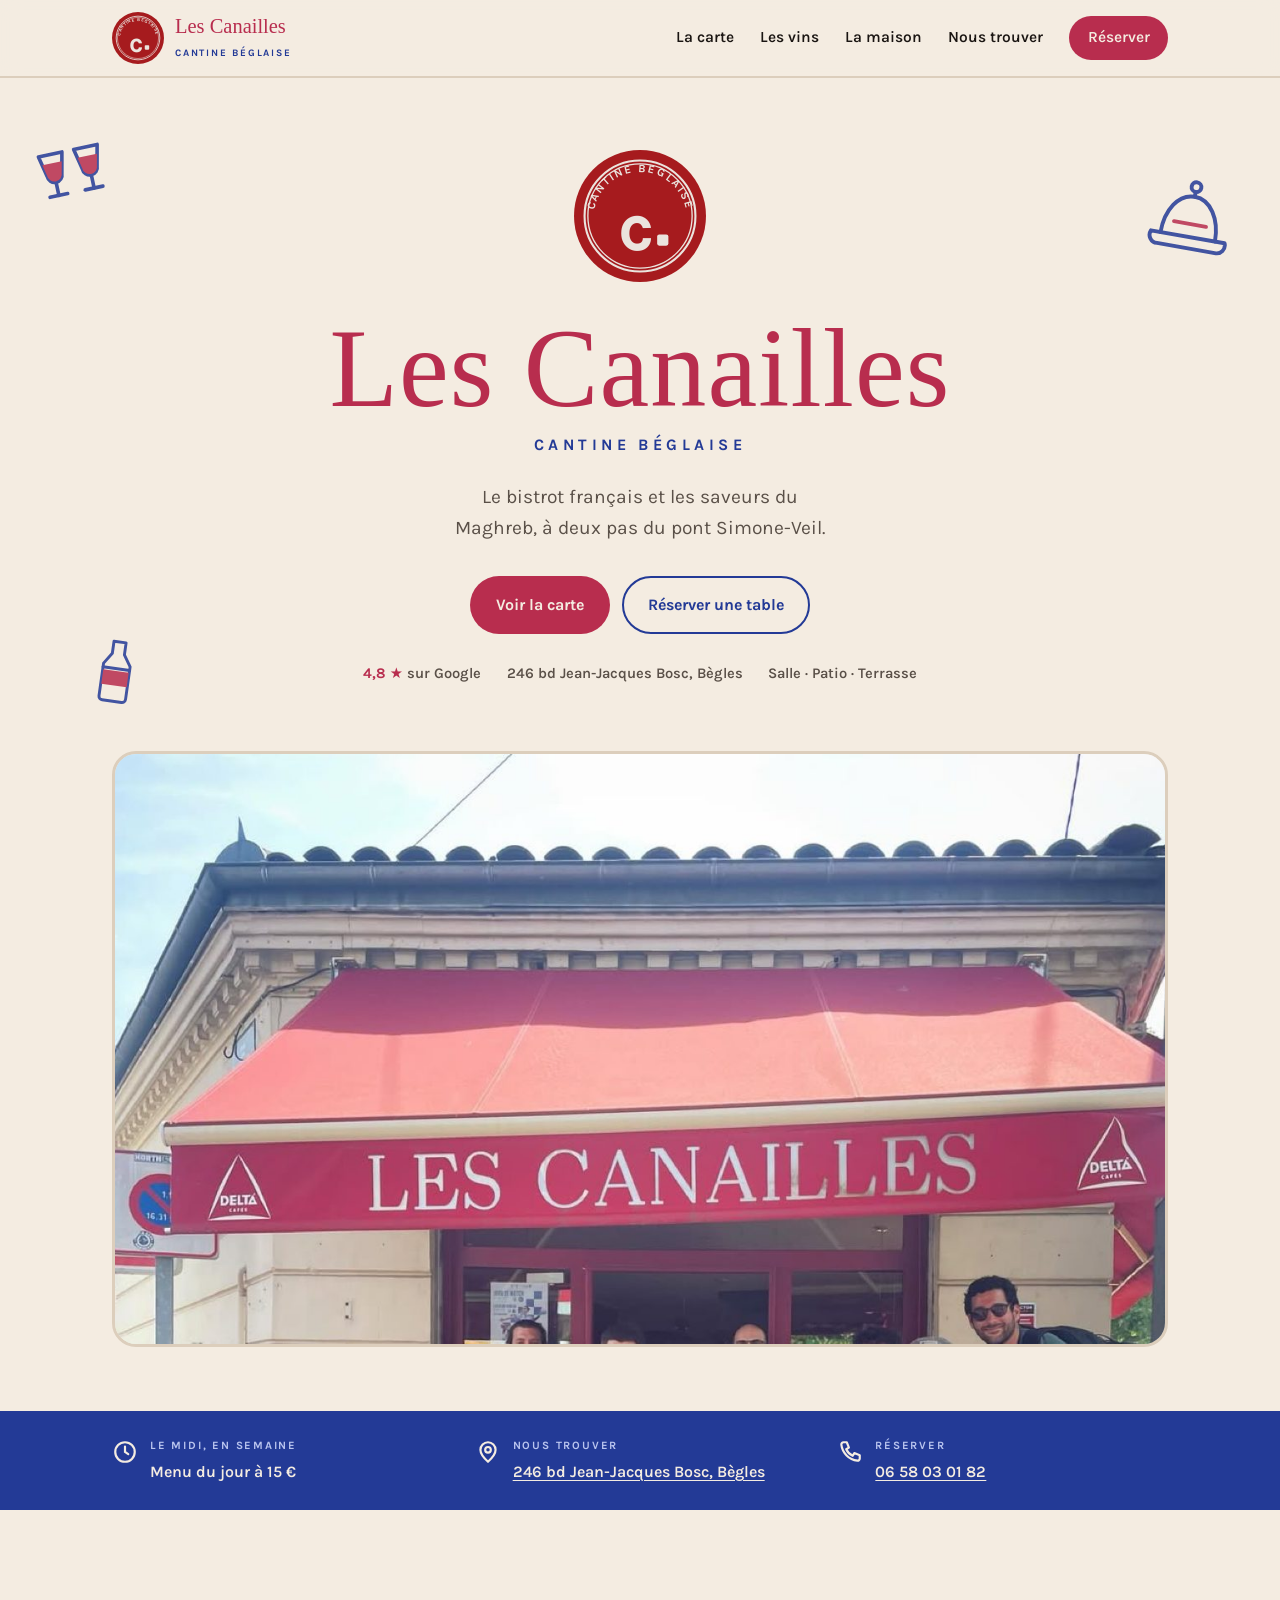
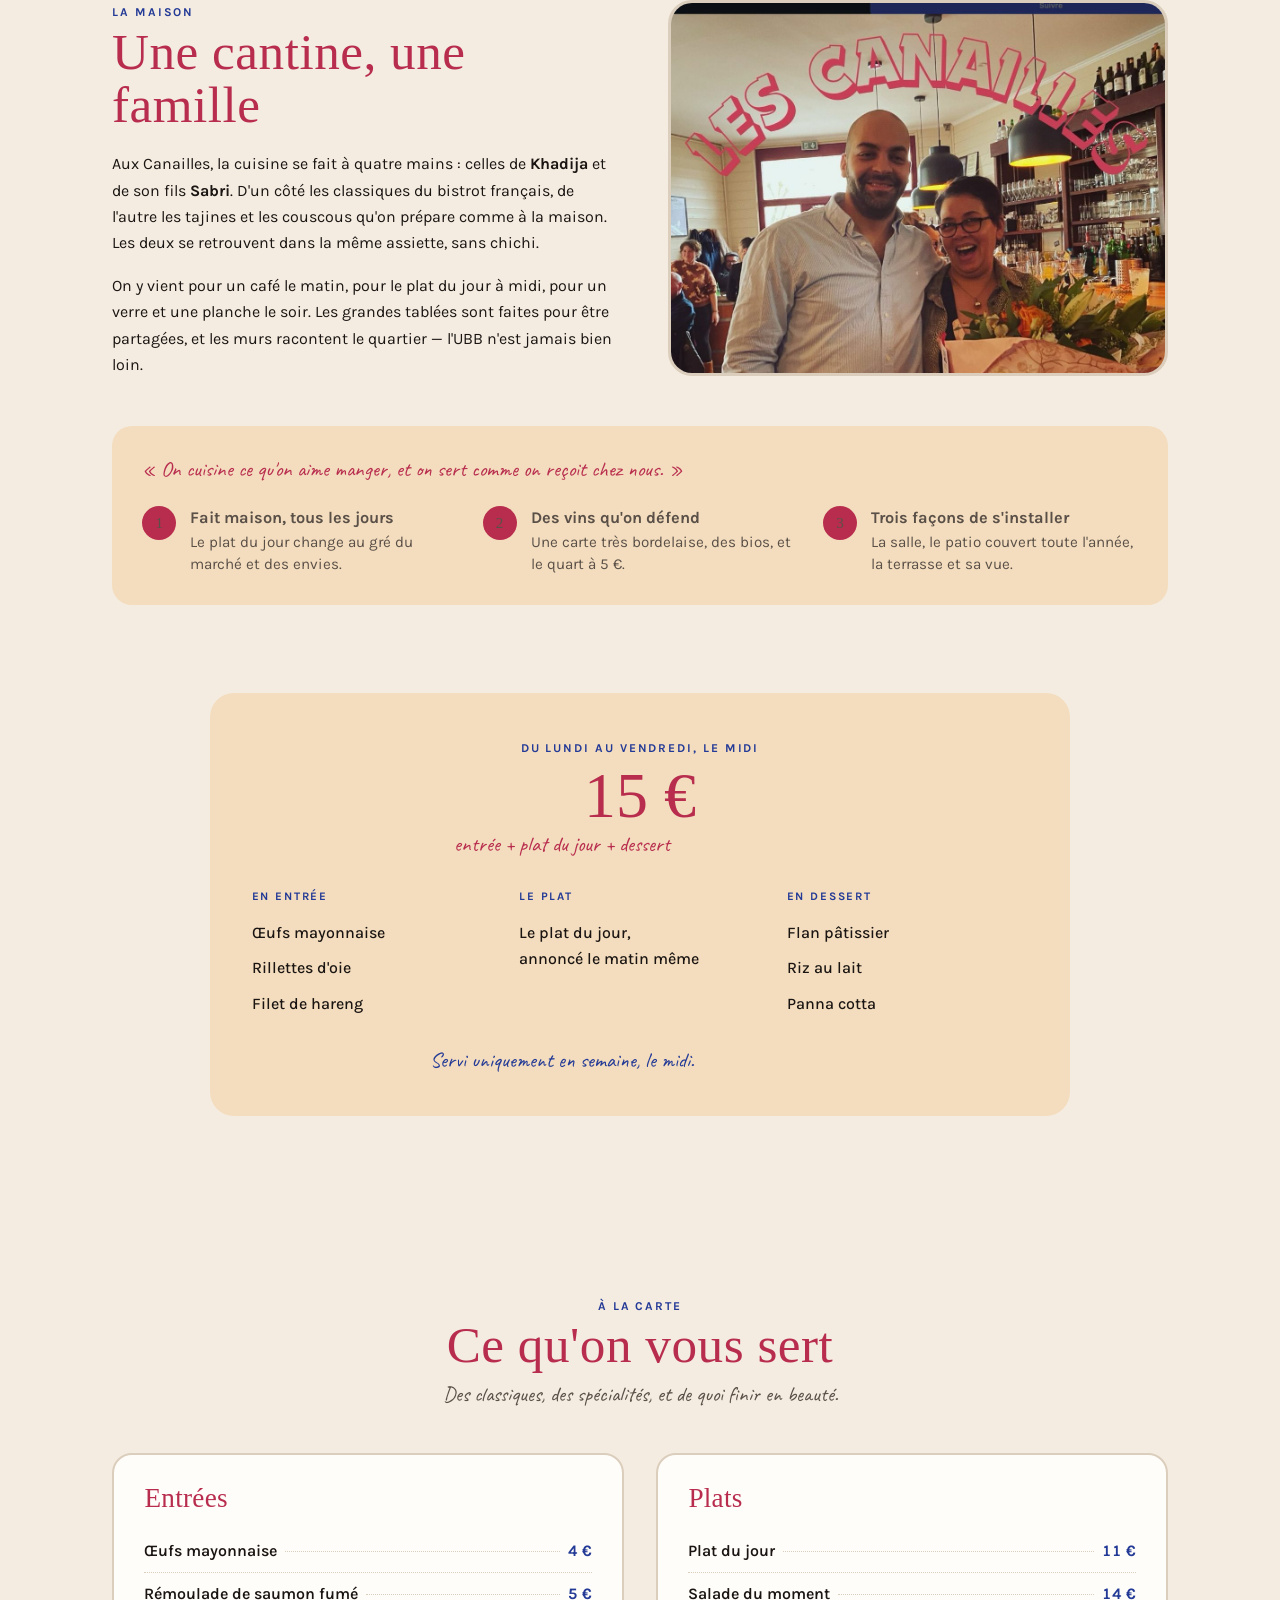
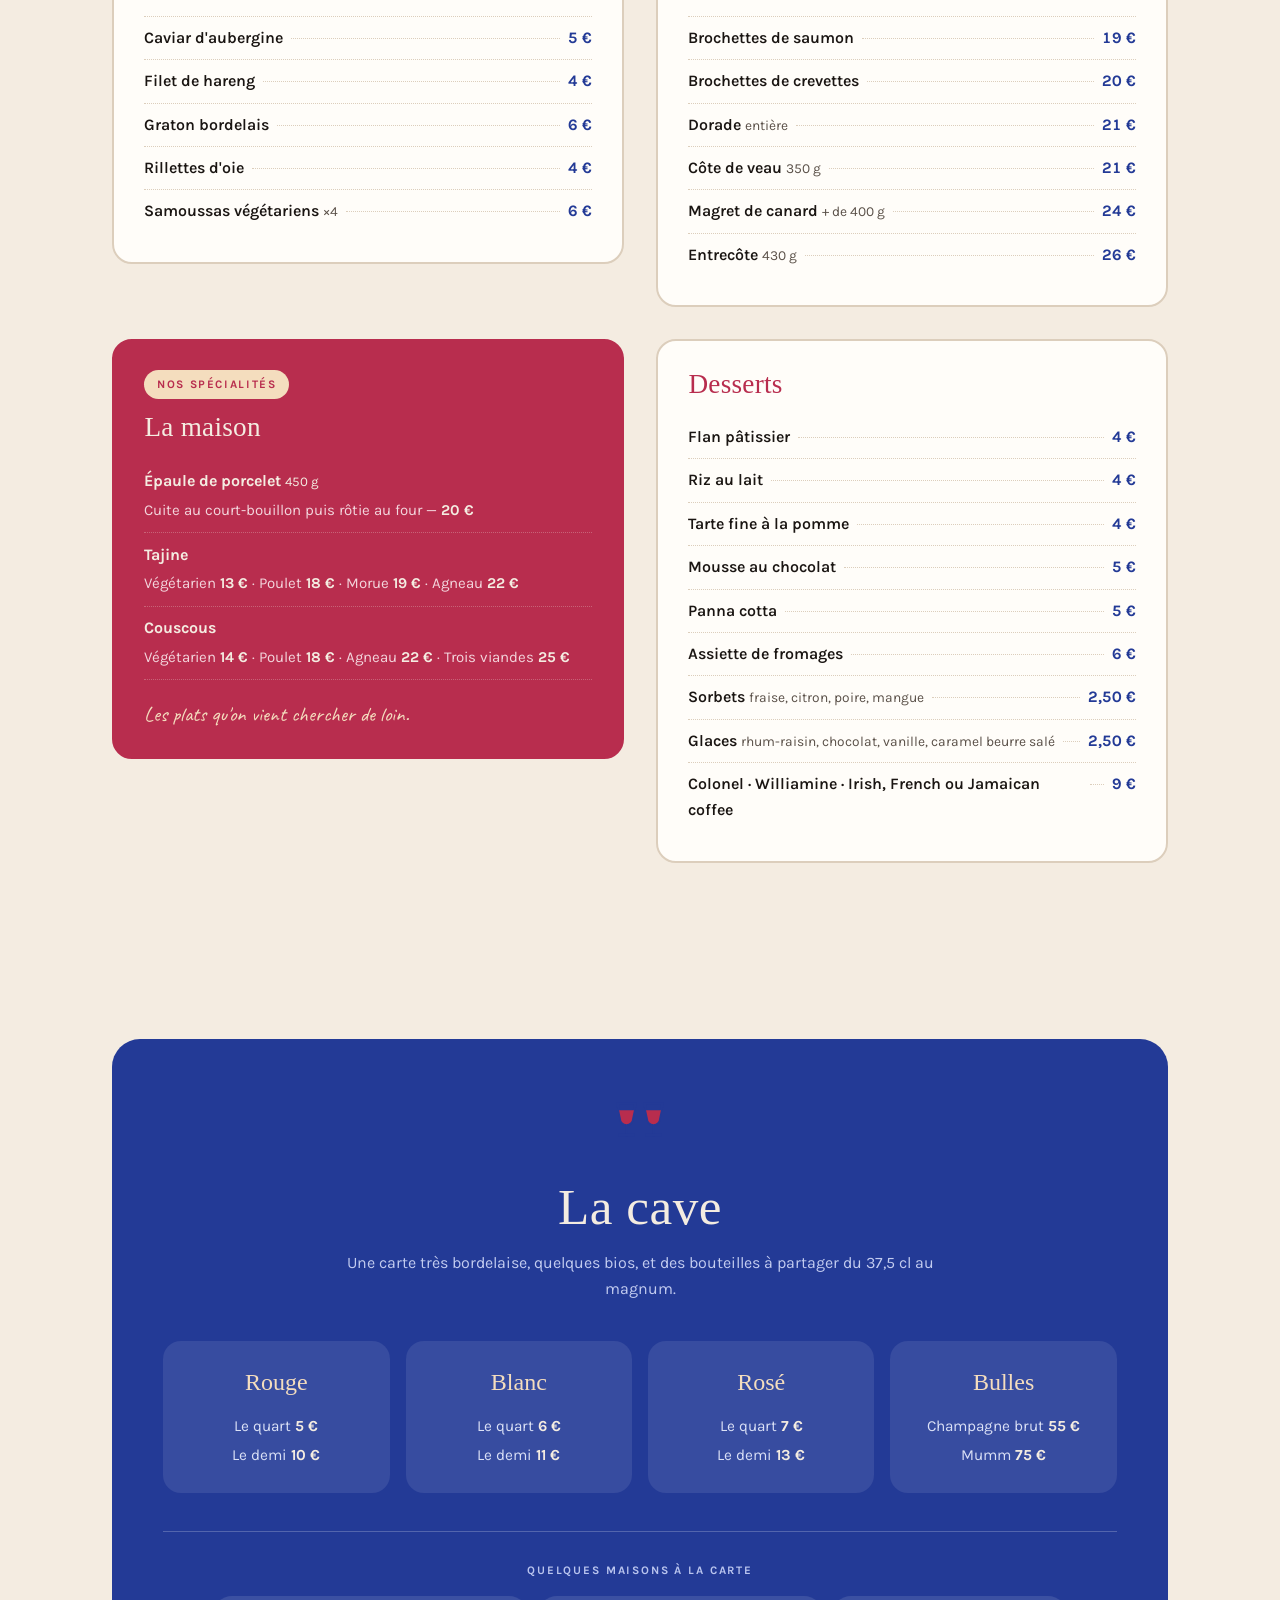
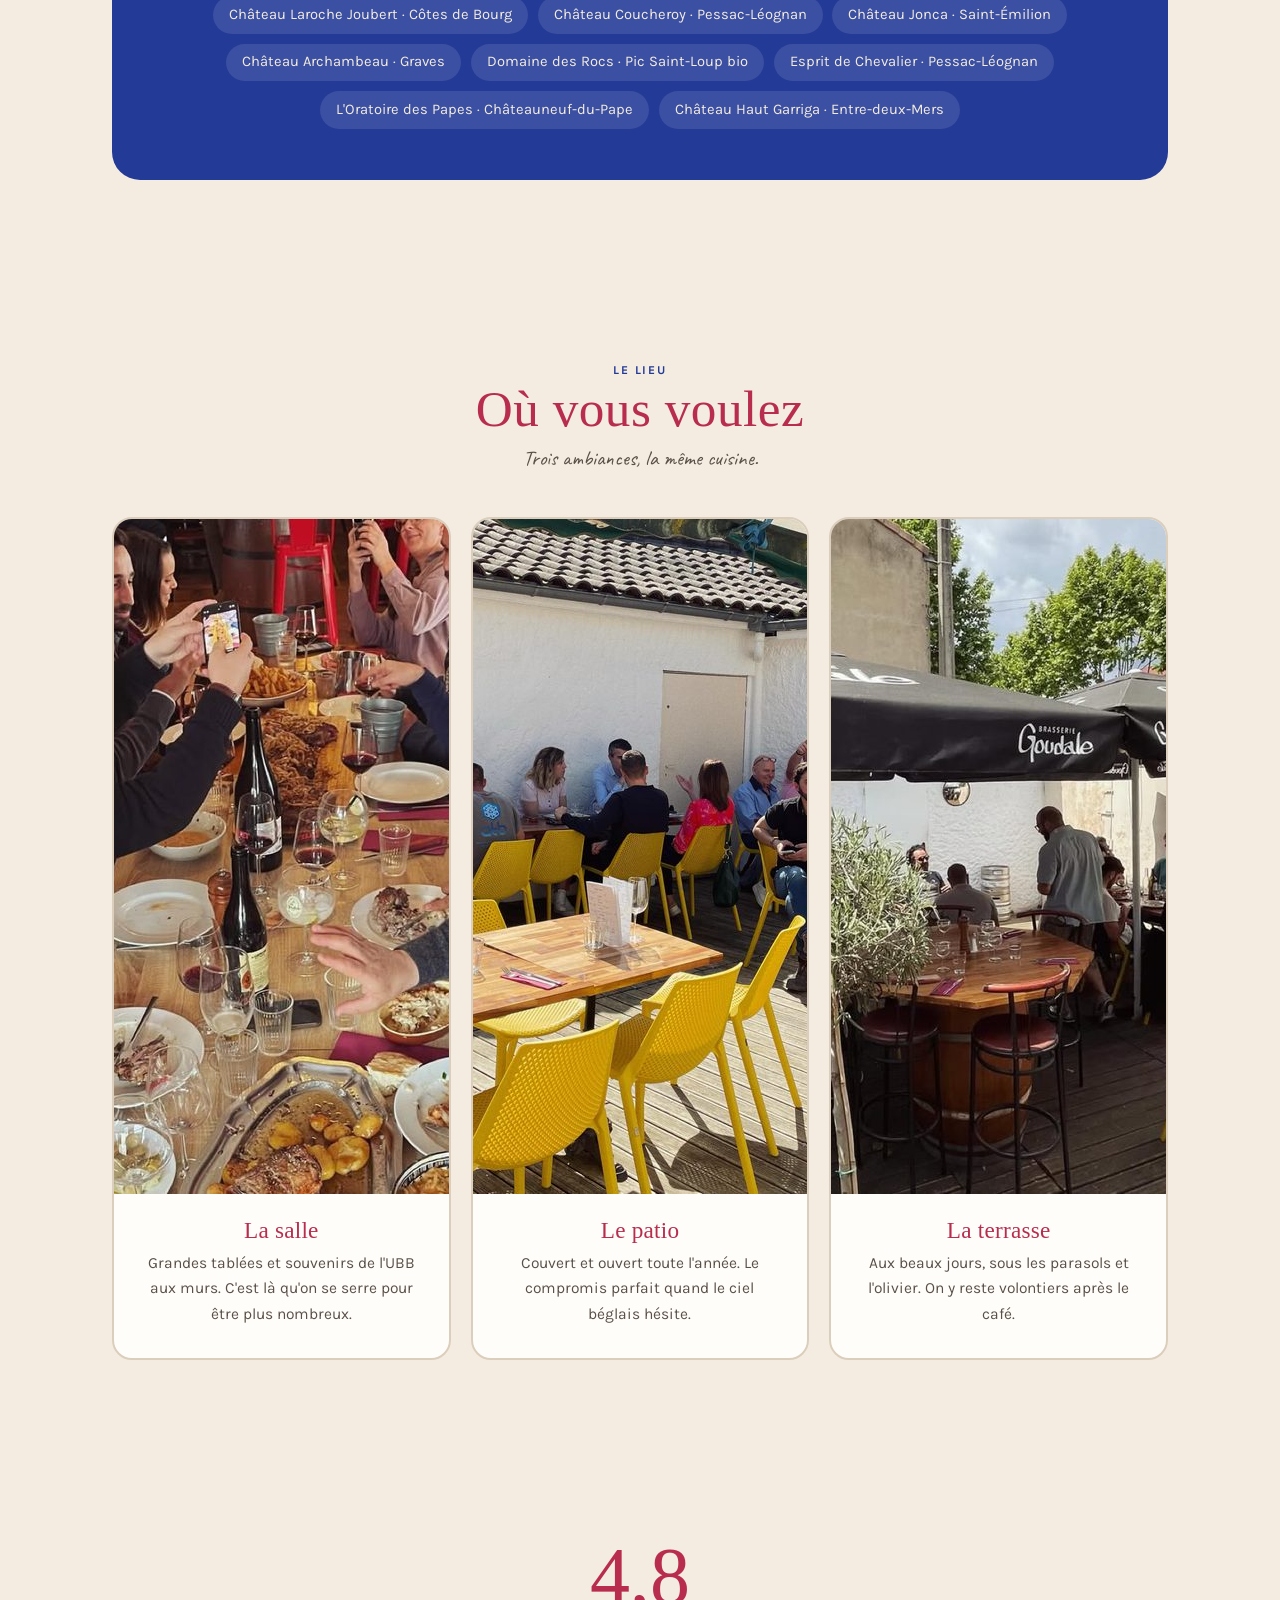
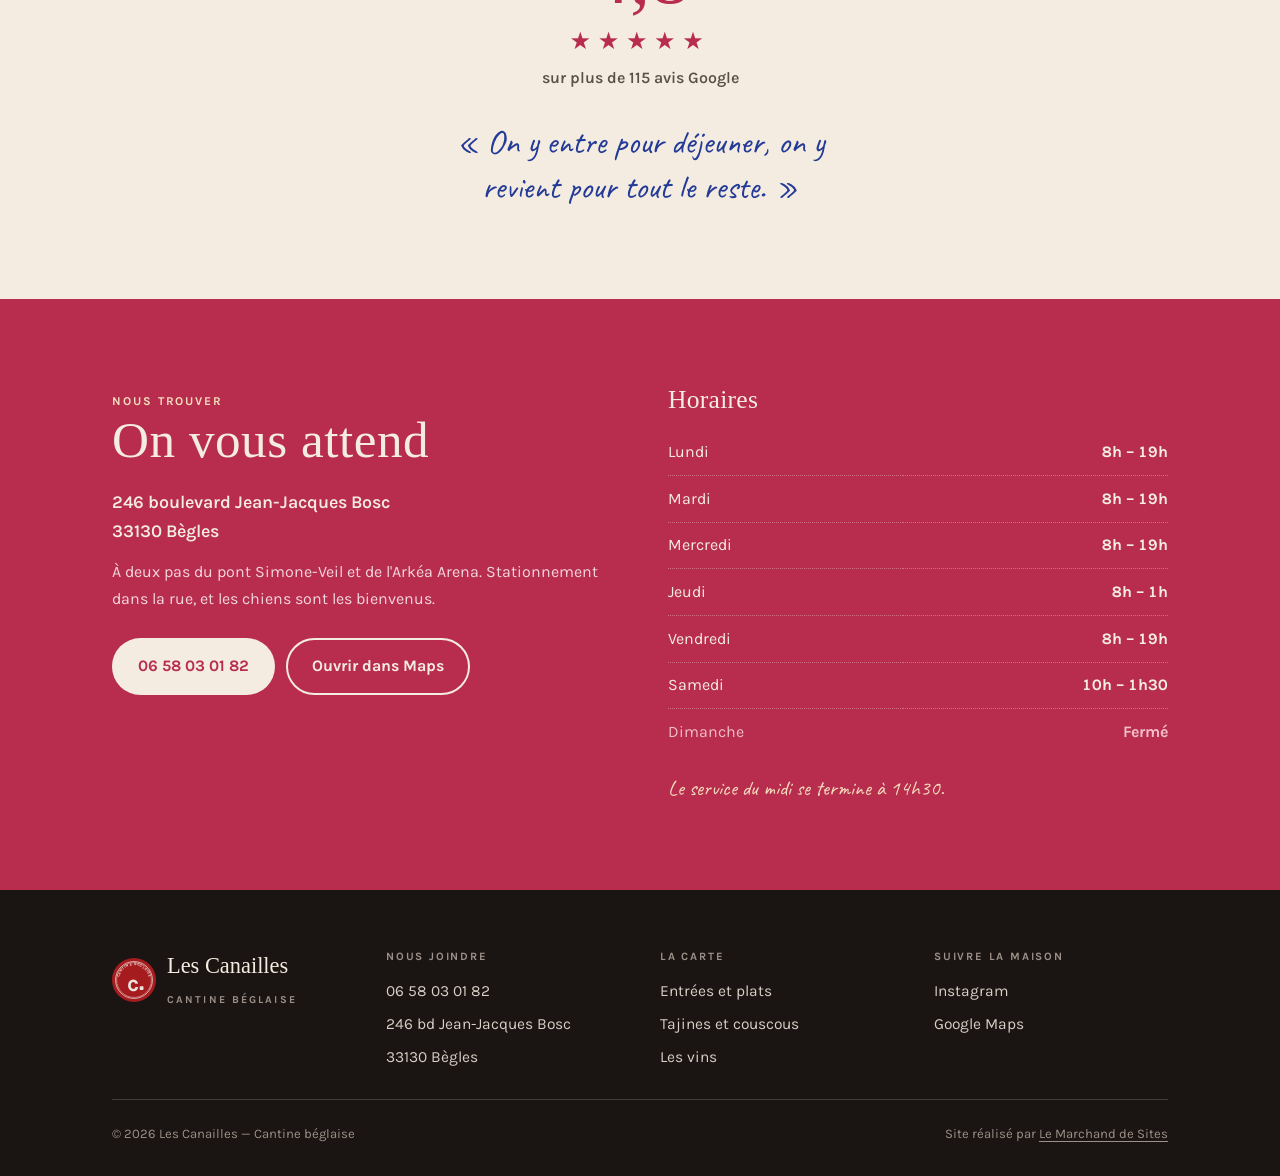
<file: demos/canailles/index.html>
<!DOCTYPE html>
<html lang="fr">
<head>
<meta charset="UTF-8">
<meta name="viewport" content="width=device-width, initial-scale=1.0">
<title>Les Canailles — Cantine béglaise | Restaurant à Bègles</title>
<meta name="description" content="Bistrot français et saveurs du Maghreb à Bègles. Tajines, couscous, entrecôte, menu du jour à 15 €. Salle, patio et terrasse avec vue. 246 bd Jean-Jacques Bosc.">
<meta name="theme-color" content="#F4ECE1">
<meta property="og:title" content="Les Canailles — Cantine béglaise">
<meta property="og:description" content="Bistrot français et saveurs du Maghreb à Bègles. Menu du jour 15 €, tajines, couscous et belle carte de vins.">
<meta property="og:type" content="restaurant">
<meta property="og:locale" content="fr_FR">
<meta property="og:image" content="https://demos.lemarchanddesites.fr/demos/canailles/img/facade.jpg">
<meta name="twitter:card" content="summary_large_image">
<link rel="icon" type="image/svg+xml" href="favicon.svg">
<link rel="preconnect" href="https://fonts.googleapis.com">
<link rel="preconnect" href="https://fonts.gstatic.com" crossorigin>
<link href="https://fonts.googleapis.com/css2?family=Permanent+Marker&family=Karla:ital,wght@0,400;0,500;0,600;0,700;1,400&family=Caveat:wght@500;600&display=swap" rel="stylesheet">
<style>
:root{
  /* Charte relevée sur leur logo et leurs menus Instagram */
  --creme:#F4ECE1;
  --beige:#F4DDBE;
  --rouge:#B82D4E;
  --rouge-fonce:#9A2340;
  --brique:#A61B1E;
  --bleu:#233A96;
  --bleu-clair:#3E56B8;
  --encre:#1A1512;
  --encre-douce:#5A5048;
  --trait:#DCCEBC;
  --blanc:#FFFDF9;

  --maxw:1120px;
  --pad:32px;
  --marker:'Permanent Marker', 'Comic Sans MS', cursive;
  --texte:'Karla', system-ui, -apple-system, 'Segoe UI', sans-serif;
  --plume:'Caveat', cursive;
}
@media(max-width:600px){ :root{ --pad:20px; } }

*,*::before,*::after{box-sizing:border-box;margin:0;padding:0;}
html{scroll-behavior:smooth;}
body{
  font-family:var(--texte); background:var(--creme); color:var(--encre);
  line-height:1.65; -webkit-font-smoothing:antialiased; overflow-x:hidden;
}
img{max-width:100%;display:block;}
a{color:var(--bleu);text-decoration:none;}
.wrap{max-width:var(--maxw);margin:0 auto;padding:0 var(--pad);}

/* ── typo ─────────────────────────────────────────── */
h1,h2,h3{font-family:var(--marker);font-weight:400;line-height:1.05;letter-spacing:.01em;}
h2{font-size:clamp(2.1rem,5.5vw,3.2rem);color:var(--rouge);}
h3{font-size:1.35rem;color:var(--encre);}
p{max-width:62ch;}
.plume{font-family:var(--plume);font-size:1.32rem;line-height:1.35;color:var(--bleu);}
.oeil{font-family:var(--texte);font-size:.75rem;font-weight:700;letter-spacing:.16em;
  text-transform:uppercase;color:var(--bleu);}

/* ── boutons ──────────────────────────────────────── */
.btn{display:inline-flex;align-items:center;justify-content:center;gap:.5rem;
  font-family:var(--texte);font-weight:700;font-size:1rem;padding:.85rem 1.5rem;
  border-radius:999px;border:2px solid transparent;cursor:pointer;white-space:nowrap;
  transition:transform .15s ease, background-color .18s ease, color .18s ease, border-color .18s ease;}
.btn:hover{transform:translateY(-2px);}
.btn-rouge{background:var(--rouge);color:var(--creme);}
.btn-rouge:hover{background:var(--rouge-fonce);}
.btn-bleu{background:transparent;color:var(--bleu);border-color:var(--bleu);}
.btn-bleu:hover{background:var(--bleu);color:var(--creme);}
.btn-creme{background:var(--creme);color:var(--rouge);}
.btn-creme:hover{background:var(--blanc);}

/* ── logo ─────────────────────────────────────────── */
.badge{width:52px;height:52px;flex:none;}
.badge--xl{width:132px;height:132px;}

/* ── en-tête ──────────────────────────────────────── */
header{position:sticky;top:0;z-index:70;background:color-mix(in srgb,var(--creme) 92%,transparent);
  backdrop-filter:blur(10px);border-bottom:2px solid var(--trait);}
.barre{display:flex;align-items:center;justify-content:space-between;gap:16px;
  padding:12px var(--pad);position:relative;}
.marque{display:flex;align-items:center;gap:11px;}
.marque .nom{font-family:var(--marker);font-size:1.28rem;color:var(--rouge);line-height:1;}
.marque .sous{font-family:var(--texte);font-size:.62rem;font-weight:700;letter-spacing:.18em;
  text-transform:uppercase;color:var(--bleu);display:block;margin-top:3px;}
.menu-nav{display:flex;align-items:center;gap:26px;}
.menu-nav a{font-weight:600;font-size:.97rem;color:var(--encre);transition:color .15s;}
.menu-nav a:hover{color:var(--rouge);}
.menu-nav .cta{background:var(--rouge);color:var(--creme);padding:.6rem 1.15rem;border-radius:999px;}
.menu-nav .cta:hover{background:var(--rouge-fonce);color:var(--creme);}
.burger{display:none;flex-direction:column;gap:5px;width:44px;height:44px;
  align-items:center;justify-content:center;background:none;border:none;cursor:pointer;}
.burger span{display:block;width:22px;height:2.5px;background:var(--rouge);border-radius:2px;}
@media(max-width:860px){
  .burger{display:flex;}
  .menu-nav{display:none;position:absolute;top:calc(100% + 2px);left:0;right:0;
    background:var(--creme);border-bottom:2px solid var(--trait);flex-direction:column;
    align-items:stretch;gap:0;padding:8px var(--pad) 20px;
    box-shadow:0 16px 30px -20px rgba(0,0,0,.35);}
  .menu-nav.ouvert{display:flex;}
  .menu-nav a{padding:14px 0;border-bottom:1px solid var(--trait);font-size:1.05rem;}
  .menu-nav .cta{border-bottom:none;margin-top:16px;text-align:center;padding:.9rem 1.15rem;}
}

/* ── héros ────────────────────────────────────────── */
.heros{position:relative;padding:clamp(2.5rem,7vw,4.5rem) 0 clamp(2.5rem,6vw,4rem);
  text-align:center;overflow:hidden;}
.heros h1{font-size:clamp(3.2rem,12vw,7rem);color:var(--rouge);margin:1.2rem 0 .3rem;}
.heros .cantine{font-family:var(--texte);font-weight:700;letter-spacing:.28em;
  text-transform:uppercase;color:var(--bleu);font-size:clamp(.72rem,2.2vw,1rem);}
.heros .accroche{font-size:1.2rem;color:var(--encre-douce);margin:1.4rem auto 0;max-width:34ch;}
.heros .actions{display:flex;gap:.7rem;justify-content:center;flex-wrap:wrap;margin-top:2rem;}
.heros .repere{display:flex;gap:.6rem 1.6rem;justify-content:center;flex-wrap:wrap;
  margin-top:1.8rem;font-size:.92rem;color:var(--encre-douce);font-weight:600;}
.heros .repere b{color:var(--rouge);}
.deco{position:absolute;opacity:.85;pointer-events:none;}
.deco--1{top:8%;left:2%;width:96px;transform:rotate(-12deg);}
.deco--2{top:14%;right:3%;width:104px;transform:rotate(10deg);}
.deco--3{bottom:6%;left:6%;width:78px;transform:rotate(8deg);}
@media(max-width:860px){ .deco--1,.deco--2,.deco--3{display:none;} }

/* ── bandeau infos ────────────────────────────────── */
.bandeau{background:var(--bleu);color:var(--creme);}
.bandeau .wrap{display:grid;grid-template-columns:repeat(auto-fit,minmax(min(240px,100%),1fr));
  gap:20px 32px;padding-top:26px;padding-bottom:26px;}
.bandeau .bloc{display:flex;gap:12px;align-items:flex-start;}
.bandeau .titre{font-family:var(--texte);font-size:.7rem;font-weight:700;letter-spacing:.16em;
  text-transform:uppercase;color:#B9C4EE;margin-bottom:.3rem;}
.bandeau .val{font-weight:600;font-size:1rem;line-height:1.5;}
.bandeau a{color:var(--creme);text-decoration:underline;text-underline-offset:3px;}
.bandeau .ic{flex:none;width:26px;height:26px;margin-top:2px;}

/* ── rythme des sections ──────────────────────────── */
section{padding:clamp(3.2rem,8vw,5.5rem) 0;scroll-margin-top:78px;}
.entete{text-align:center;margin-bottom:2.8rem;}
.entete .plume{margin-top:.5rem;}
.entete p{margin:1rem auto 0;color:var(--encre-douce);}

/* ── la maison ────────────────────────────────────── */
.maison{display:grid;grid-template-columns:repeat(auto-fit,minmax(min(300px,100%),1fr));
  gap:clamp(2rem,5vw,3.5rem);align-items:center;}
.maison p + p{margin-top:1rem;}
.maison .encart{background:var(--beige);border-radius:20px;padding:1.8rem 1.9rem;}
.maison .encart .plume{color:var(--rouge);}
.duo{display:flex;flex-direction:column;gap:1.1rem;}
@media(min-width:760px){ .duo{display:grid;grid-template-columns:repeat(3,1fr);gap:1.6rem;} }
.duo .ligne{display:flex;gap:14px;align-items:flex-start;}
.duo .puce{flex:none;width:34px;height:34px;border-radius:50%;background:var(--rouge);
  color:var(--creme);display:flex;align-items:center;justify-content:center;
  font-family:var(--marker);font-size:1rem;}
.duo .ligne b{display:block;font-size:1.02rem;}
.duo .ligne span{color:var(--encre-douce);font-size:.95rem;line-height:1.5;}

/* ── menu du jour ─────────────────────────────────── */
.dujour{background:var(--beige);border-radius:24px;padding:clamp(1.8rem,4vw,2.6rem);
  max-width:860px;margin:0 auto;text-align:center;}
.dujour .prix{font-family:var(--marker);font-size:clamp(2.6rem,8vw,4rem);color:var(--rouge);
  line-height:1;margin:.2rem 0 .1rem;}
.dujour .cols{display:grid;grid-template-columns:repeat(auto-fit,minmax(min(200px,100%),1fr));
  gap:1.6rem;margin-top:1.8rem;text-align:left;}
.dujour .cols h4{font-family:var(--texte);font-size:.72rem;font-weight:700;letter-spacing:.16em;
  text-transform:uppercase;color:var(--bleu);margin-bottom:.6rem;}
.dujour .cols li{list-style:none;padding:.28rem 0;font-weight:500;}
.dujour .note{margin-top:1.5rem;}

/* ── la carte ─────────────────────────────────────── */
.carte{display:grid;grid-template-columns:1fr;gap:clamp(1.4rem,3vw,2rem);align-items:start;}
@media(min-width:780px){ .carte{grid-template-columns:1fr 1fr;} }
.bloc-carte{background:var(--blanc);border-radius:20px;padding:1.8rem 1.9rem;
  border:2px solid var(--trait);}
.bloc-carte h3{font-family:var(--marker);color:var(--rouge);font-size:1.7rem;margin-bottom:1.1rem;}
.plat{display:flex;align-items:baseline;gap:.5rem;padding:.5rem 0;border-bottom:1px dotted var(--trait);}
.plat:last-child{border-bottom:none;}
.plat .nom{font-weight:600;}
.plat .nom small{font-weight:400;color:var(--encre-douce);font-size:.86em;}
.plat .pointilles{flex:1;border-bottom:1.5px dotted var(--trait);transform:translateY(-4px);min-width:14px;}
.plat .tarif{font-weight:700;color:var(--bleu);white-space:nowrap;font-variant-numeric:tabular-nums;}
.declin{padding:.55rem 0;border-bottom:1px dotted var(--trait);}
.declin:last-child{border-bottom:none;}
.declin .nom{font-weight:700;display:block;margin-bottom:.15rem;}
.declin .choix{color:var(--encre-douce);font-size:.94rem;line-height:1.6;}
.declin .choix b{color:var(--bleu);font-weight:700;}
.bloc-carte--vedette{background:var(--rouge);border-color:var(--rouge);color:var(--creme);}
.bloc-carte--vedette h3{color:var(--creme);}
.bloc-carte--vedette .declin{border-color:rgba(244,236,225,.28);}
.bloc-carte--vedette .choix{color:#F3D6DD;}
.bloc-carte--vedette .choix b{color:var(--creme);}
.bloc-carte--vedette .etiquette{display:inline-block;background:var(--beige);color:var(--rouge);
  font-weight:700;font-size:.72rem;letter-spacing:.14em;text-transform:uppercase;
  padding:.3rem .8rem;border-radius:999px;margin-bottom:.9rem;}

/* ── les vins ─────────────────────────────────────── */
.vins{background:var(--bleu);color:var(--creme);border-radius:28px;
  padding:clamp(2rem,5vw,3.2rem);}
.vins h2{color:var(--creme);}
.vins .intro{color:#C3CCF0;margin:1rem auto 0;text-align:center;}
.verres{display:grid;grid-template-columns:repeat(auto-fit,minmax(min(180px,100%),1fr));
  gap:16px;margin-top:2.4rem;}
.verre{background:rgba(255,255,255,.09);border-radius:18px;padding:1.4rem 1.5rem;text-align:center;}
.verre .type{font-family:var(--marker);font-size:1.5rem;color:var(--beige);}
.verre .tarifs{margin-top:.6rem;font-size:.96rem;line-height:1.9;color:#DBE1F6;}
.verre .tarifs b{color:var(--creme);}
.vins .selection{margin-top:2.4rem;padding-top:1.8rem;border-top:1px solid rgba(255,255,255,.22);}
.vins .selection h4{font-family:var(--texte);font-size:.72rem;font-weight:700;letter-spacing:.16em;
  text-transform:uppercase;color:#B9C4EE;margin-bottom:1rem;text-align:center;}
.chateaux{display:flex;flex-wrap:wrap;gap:.6rem;justify-content:center;}
.chateaux span{background:rgba(255,255,255,.11);border-radius:999px;padding:.42rem 1rem;font-size:.92rem;}

/* ── photos ───────────────────────────────────────── */
.photo-large{border-radius:24px;overflow:hidden;border:3px solid var(--trait);
  background:var(--beige);}
.photo-large img{width:100%;height:auto;display:block;}
.portrait{border-radius:24px;overflow:hidden;border:3px solid var(--trait);background:var(--beige);}
.portrait img{width:100%;height:auto;display:block;}

/* ── le lieu ──────────────────────────────────────── */
.lieux{display:grid;grid-template-columns:repeat(auto-fit,minmax(min(260px,100%),1fr));gap:20px;}
.lieu{background:var(--blanc);border:2px solid var(--trait);border-radius:20px;
  overflow:hidden;text-align:center;transition:transform .18s ease, border-color .18s ease;}
.lieu:hover{transform:translateY(-4px);border-color:var(--rouge);}
.lieu .cliche{display:block;background:var(--beige);}
.lieu .cliche img{width:100%;aspect-ratio:4/3;object-fit:cover;display:block;}
.lieu .dedans{padding:1.5rem 1.6rem 1.9rem;}
.lieu h3{font-size:1.45rem;color:var(--rouge);margin-bottom:.5rem;}
.lieu p{color:var(--encre-douce);font-size:.97rem;margin:0 auto;}

/* ── avis ─────────────────────────────────────────── */
.avis{text-align:center;}
.avis .note{font-family:var(--marker);font-size:clamp(3.4rem,10vw,5rem);color:var(--rouge);line-height:1;}
.avis .etoiles{color:var(--rouge);font-size:1.5rem;letter-spacing:.28em;margin:.4rem 0 .2rem;}
.avis .compte{color:var(--encre-douce);font-weight:600;}
.avis blockquote{font-family:var(--plume);font-size:clamp(1.5rem,3.6vw,2.1rem);color:var(--bleu);
  max-width:26ch;margin:1.8rem auto 0;line-height:1.35;}

/* ── venir ────────────────────────────────────────── */
.venir{background:var(--rouge);color:var(--creme);}
.venir h2{color:var(--creme);}
.venir .grille{display:grid;grid-template-columns:repeat(auto-fit,minmax(min(280px,100%),1fr));
  gap:clamp(2rem,5vw,3.5rem);align-items:start;}
.horaires{width:100%;border-collapse:collapse;}
.horaires td{padding:.6rem 0;border-bottom:1px dotted rgba(244,236,225,.35);font-size:1rem;}
.horaires td:last-child{text-align:right;font-weight:700;font-variant-numeric:tabular-nums;}
.horaires tr:last-child td{border-bottom:none;}
.horaires .ferme{color:#F0BFC9;}
.venir .adresse{font-size:1.12rem;font-weight:600;line-height:1.6;}
.venir .actions{display:flex;gap:.7rem;flex-wrap:wrap;margin-top:1.6rem;}
.venir a.lien{color:var(--creme);text-decoration:underline;text-underline-offset:3px;}

/* ── pied ─────────────────────────────────────────── */
footer{background:var(--encre);color:var(--creme);padding:clamp(2.6rem,6vw,3.6rem) 0 2rem;}
footer .haut{display:grid;grid-template-columns:repeat(auto-fit,minmax(min(220px,100%),1fr));
  gap:28px 40px;padding-bottom:1.8rem;border-bottom:1px solid rgba(244,236,225,.18);}
footer .nom{font-family:var(--marker);font-size:1.4rem;color:var(--creme);}
footer .sous{font-size:.66rem;font-weight:700;letter-spacing:.2em;text-transform:uppercase;
  color:#9C9088;margin-top:.3rem;}
footer h4{font-family:var(--texte);font-size:.7rem;font-weight:700;letter-spacing:.16em;
  text-transform:uppercase;color:#9C9088;margin-bottom:.8rem;}
footer .liste{display:flex;flex-direction:column;gap:.45rem;font-size:.97rem;color:#D8CFC6;}
footer .liste a{color:#D8CFC6;}
footer .liste a:hover{color:var(--beige);}
footer .bas{padding-top:1.4rem;display:flex;justify-content:space-between;gap:14px;
  flex-wrap:wrap;font-size:.82rem;color:#9C9088;}
footer .bas a{color:#9C9088;text-decoration:underline;text-underline-offset:3px;}
footer .bas a:hover{color:var(--beige);}

/* ── apparitions ──────────────────────────────────── */
.rv{opacity:0;transform:translateY(18px);
  transition:opacity .7s cubic-bezier(.16,.8,.24,1), transform .7s cubic-bezier(.16,.8,.24,1);}
.rv.vu{opacity:1;transform:none;}
@media(prefers-reduced-motion:reduce){
  .rv{opacity:1!important;transform:none!important;transition:none!important;}
  html{scroll-behavior:auto;}
  .btn:hover,.lieu:hover{transform:none;}
}
:focus-visible{outline:3px solid var(--bleu);outline-offset:3px;border-radius:4px;}
</style>
</head>
<body>

<!-- ═══ Symboles réutilisables : le badge et les illustrations ═══ -->
<svg width="0" height="0" style="position:absolute" aria-hidden="true">
  <defs>
    <!-- Le badge rond de la maison, redessiné d'après leur logo -->
    <symbol id="badge" viewBox="0 0 100 100">
      <circle cx="50" cy="50" r="50" fill="#A61B1E"/>
      <circle cx="50" cy="50" r="42" fill="none" stroke="#EBE4DE" stroke-width="1.6"/>
      <circle cx="50" cy="50" r="39.5" fill="none" stroke="#EBE4DE" stroke-width="1"/>
      <path id="arc-cantine" d="M 14.5 52 A 35.5 35.5 0 0 1 85.5 52" fill="none"/>
      <text font-family="Karla, sans-serif" font-size="8.6" font-weight="700"
            letter-spacing="1.35" fill="#EBE4DE">
        <textPath href="#arc-cantine" startOffset="50%" text-anchor="middle">CANTINE BEGLAISE</textPath>
      </text>
      <text x="47" y="76" font-family="Karla, sans-serif" font-size="52" font-weight="700"
            fill="#EBE4DE" text-anchor="middle">c</text>
      <rect x="63" y="64" width="8.5" height="8.5" rx="1.6" fill="#EBE4DE"/>
    </symbol>

    <!-- Illustrations au trait, dans leur bleu -->
    <symbol id="ill-verres" viewBox="0 0 64 64">
      <g fill="none" stroke="#233A96" stroke-width="2.4" stroke-linecap="round" stroke-linejoin="round">
        <path d="M12 12 h16 l-3 14a5 5 0 0 1-10 0z"/><path d="M20 26 v14"/><path d="M14 40 h12"/>
        <path d="M36 12 h16 l-3 14a5 5 0 0 1-10 0z"/><path d="M44 26 v14"/><path d="M38 40 h12"/>
      </g>
      <path d="M13.4 18 h13.2l-1.6 7.4a4.4 4.4 0 0 1-10 0z" fill="#B82D4E"/>
      <path d="M37.4 18 h13.2l-1.6 7.4a4.4 4.4 0 0 1-10 0z" fill="#B82D4E"/>
    </symbol>

    <symbol id="ill-tajine" viewBox="0 0 64 64">
      <g fill="none" stroke="#233A96" stroke-width="2.4" stroke-linecap="round" stroke-linejoin="round">
        <circle cx="32" cy="9" r="3"/><path d="M32 12 v3"/>
        <path d="M15 40 C15 26 22 15 32 15 C42 15 49 26 49 40"/>
        <path d="M9 40 h46 a5 5 0 0 1 -5 7 h-36 a5 5 0 0 1 -5 -7 z"/>
        <path d="M22 32 h20" stroke="#B82D4E"/>
      </g>
    </symbol>

    <symbol id="ill-bouteille" viewBox="0 0 64 64">
      <g fill="none" stroke="#233A96" stroke-width="2.4" stroke-linecap="round" stroke-linejoin="round">
        <path d="M27 8 h10 v10 l6 9 v27 a3 3 0 0 1 -3 3 h-16 a3 3 0 0 1 -3 -3 v-27 l6 -9z"/>
        <path d="M21 30 h22"/>
      </g>
      <rect x="21.5" y="32" width="21" height="12" fill="#B82D4E"/>
    </symbol>

    <symbol id="ill-terrasse" viewBox="0 0 64 64">
      <g fill="none" stroke="#233A96" stroke-width="2.4" stroke-linecap="round" stroke-linejoin="round">
        <path d="M6 26 L32 10 L58 26"/><path d="M32 26 v26"/>
        <path d="M14 52 h36"/><path d="M20 34 h24"/>
      </g>
      <circle cx="32" cy="20" r="4" fill="#B82D4E"/>
    </symbol>

    <symbol id="ill-salle" viewBox="0 0 64 64">
      <g fill="none" stroke="#233A96" stroke-width="2.4" stroke-linecap="round" stroke-linejoin="round">
        <path d="M8 30 h48"/><path d="M14 30 v20"/><path d="M50 30 v20"/>
        <path d="M20 20 v10"/><path d="M32 16 v14"/><path d="M44 20 v10"/>
      </g>
      <circle cx="32" cy="13" r="3.5" fill="#B82D4E"/>
    </symbol>

    <symbol id="ill-patio" viewBox="0 0 64 64">
      <g fill="none" stroke="#233A96" stroke-width="2.4" stroke-linecap="round" stroke-linejoin="round">
        <circle cx="32" cy="32" r="12"/>
        <path d="M32 8 v6"/><path d="M32 50 v6"/><path d="M8 32 h6"/><path d="M50 32 h6"/>
        <path d="M15 15 l4 4"/><path d="M45 45 l4 4"/><path d="M49 15 l-4 4"/><path d="M19 45 l-4 4"/>
      </g>
      <circle cx="32" cy="32" r="6" fill="#B82D4E"/>
    </symbol>

    <symbol id="ic-horloge" viewBox="0 0 24 24">
      <g fill="none" stroke="currentColor" stroke-width="2" stroke-linecap="round">
        <circle cx="12" cy="12" r="9"/><path d="M12 7v5l3 2"/>
      </g>
    </symbol>
    <symbol id="ic-lieu" viewBox="0 0 24 24">
      <g fill="none" stroke="currentColor" stroke-width="2" stroke-linecap="round" stroke-linejoin="round">
        <path d="M12 21s7-6.2 7-11a7 7 0 1 0-14 0c0 4.8 7 11 7 11z"/><circle cx="12" cy="10" r="2.6"/>
      </g>
    </symbol>
    <symbol id="ic-tel" viewBox="0 0 24 24">
      <path fill="none" stroke="currentColor" stroke-width="2" stroke-linecap="round" stroke-linejoin="round"
        d="M6 3h3l2 5-2.5 1.5a12 12 0 0 0 6 6L16 13l5 2v3a2 2 0 0 1-2.2 2A17 17 0 0 1 4 5.2 2 2 0 0 1 6 3z"/>
    </symbol>
  </defs>
</svg>

<header>
  <div class="wrap barre">
    <a class="marque" href="#haut" aria-label="Les Canailles — accueil">
      <svg class="badge" aria-hidden="true"><use href="#badge"/></svg>
      <span>
        <span class="nom">Les Canailles</span>
        <span class="sous">Cantine béglaise</span>
      </span>
    </a>
    <nav class="menu-nav" id="menu-nav">
      <a href="#carte">La carte</a>
      <a href="#vins">Les vins</a>
      <a href="#maison">La maison</a>
      <a href="#venir">Nous trouver</a>
      <a class="cta" href="tel:+33658030182">Réserver</a>
    </nav>
    <button class="burger" id="burger" aria-label="Ouvrir le menu" aria-expanded="false" aria-controls="menu-nav">
      <span></span><span></span><span></span>
    </button>
  </div>
</header>

<main id="haut">

  <!-- ═══ Héros ═══ -->
  <div class="heros">
    <svg class="deco deco--1" viewBox="0 0 64 64" aria-hidden="true"><use href="#ill-verres"/></svg>
    <svg class="deco deco--2" viewBox="0 0 64 64" aria-hidden="true"><use href="#ill-tajine"/></svg>
    <svg class="deco deco--3" viewBox="0 0 64 64" aria-hidden="true"><use href="#ill-bouteille"/></svg>
    <div class="wrap">
      <svg class="badge badge--xl rv" aria-hidden="true"><use href="#badge"/></svg>
      <h1 class="rv">Les Canailles</h1>
      <div class="cantine rv">Cantine béglaise</div>
      <p class="accroche rv">Le bistrot français et les saveurs du Maghreb, à deux pas du pont Simone-Veil.</p>
      <div class="actions rv">
        <a class="btn btn-rouge" href="#carte">Voir la carte</a>
        <a class="btn btn-bleu" href="tel:+33658030182">Réserver une table</a>
      </div>
      <div class="repere rv">
        <span><b>4,8 ★</b> sur Google</span>
        <span>246 bd Jean-Jacques Bosc, Bègles</span>
        <span>Salle · Patio · Terrasse</span>
      </div>
    </div>
  </div>

  <!-- ═══ La devanture ═══ -->
  <div class="wrap" style="padding-bottom:clamp(2.5rem,6vw,4rem);">
    <div class="photo-large rv">
      <img src="img/facade.jpg" alt="La devanture des Canailles et son store rouge, boulevard Jean-Jacques Bosc à Bègles"
           width="1258" height="707" fetchpriority="high">
    </div>
  </div>

  <!-- ═══ Bandeau pratique ═══ -->
  <div class="bandeau">
    <div class="wrap">
      <div class="bloc">
        <svg class="ic" aria-hidden="true"><use href="#ic-horloge"/></svg>
        <div>
          <div class="titre">Le midi, en semaine</div>
          <div class="val">Menu du jour à 15 €</div>
        </div>
      </div>
      <div class="bloc">
        <svg class="ic" aria-hidden="true"><use href="#ic-lieu"/></svg>
        <div>
          <div class="titre">Nous trouver</div>
          <div class="val"><a href="https://maps.google.com/?q=246+bd+Jean-Jacques+Bosc+33130+Bègles" target="_blank" rel="noopener">246 bd Jean-Jacques Bosc, Bègles</a></div>
        </div>
      </div>
      <div class="bloc">
        <svg class="ic" aria-hidden="true"><use href="#ic-tel"/></svg>
        <div>
          <div class="titre">Réserver</div>
          <div class="val"><a href="tel:+33658030182">06 58 03 01 82</a></div>
        </div>
      </div>
    </div>
  </div>

  <!-- ═══ La maison ═══ -->
  <section id="maison">
    <div class="wrap">
      <div class="maison">
        <div class="rv">
          <span class="oeil">La maison</span>
          <h2>Une cantine, une famille</h2>
          <p style="margin-top:1.2rem;">Aux Canailles, la cuisine se fait à quatre mains : celles de <b>Khadija</b> et de son fils <b>Sabri</b>. D'un côté les classiques du bistrot français, de l'autre les tajines et les couscous qu'on prépare comme à la maison. Les deux se retrouvent dans la même assiette, sans chichi.</p>
          <p>On y vient pour un café le matin, pour le plat du jour à midi, pour un verre et une planche le soir. Les grandes tablées sont faites pour être partagées, et les murs racontent le quartier — l'UBB n'est jamais bien loin.</p>
        </div>
        <div class="portrait rv">
          <img src="img/duo.jpg" alt="Khadija et Sabri, mère et fils, derrière le bar des Canailles"
               loading="lazy" width="1100" height="825">
        </div>
      </div>

      <div class="maison" style="margin-top:clamp(2rem,5vw,3rem);">
        <div class="encart rv" style="grid-column:1/-1;">
          <p class="plume" style="margin-bottom:1.4rem;">« On cuisine ce qu'on aime manger, et on sert comme on reçoit chez nous. »</p>
          <div class="duo">
            <div class="ligne">
              <span class="puce" aria-hidden="true">1</span>
              <span><b>Fait maison, tous les jours</b><span>Le plat du jour change au gré du marché et des envies.</span></span>
            </div>
            <div class="ligne">
              <span class="puce" aria-hidden="true">2</span>
              <span><b>Des vins qu'on défend</b><span>Une carte très bordelaise, des bios, et le quart à 5 €.</span></span>
            </div>
            <div class="ligne">
              <span class="puce" aria-hidden="true">3</span>
              <span><b>Trois façons de s'installer</b><span>La salle, le patio couvert toute l'année, la terrasse et sa vue.</span></span>
            </div>
          </div>
        </div>
      </div>
    </div>
  </section>

  <!-- ═══ Menu du jour ═══ -->
  <section style="padding-top:0;">
    <div class="wrap">
      <div class="dujour rv">
        <span class="oeil">Du lundi au vendredi, le midi</span>
        <div class="prix">15 €</div>
        <p class="plume" style="color:var(--rouge);">entrée + plat du jour + dessert</p>
        <div class="cols">
          <div>
            <h4>En entrée</h4>
            <ul>
              <li>Œufs mayonnaise</li>
              <li>Rillettes d'oie</li>
              <li>Filet de hareng</li>
            </ul>
          </div>
          <div>
            <h4>Le plat</h4>
            <ul>
              <li>Le plat du jour,<br>annoncé le matin même</li>
            </ul>
          </div>
          <div>
            <h4>En dessert</h4>
            <ul>
              <li>Flan pâtissier</li>
              <li>Riz au lait</li>
              <li>Panna cotta</li>
            </ul>
          </div>
        </div>
        <p class="plume note">Servi uniquement en semaine, le midi.</p>
      </div>
    </div>
  </section>

  <!-- ═══ La carte ═══ -->
  <section id="carte">
    <div class="wrap">
      <div class="entete rv">
        <span class="oeil">À la carte</span>
        <h2>Ce qu'on vous sert</h2>
        <p class="plume">Des classiques, des spécialités, et de quoi finir en beauté.</p>
      </div>

      <div class="carte">
        <div class="bloc-carte rv">
          <h3>Entrées</h3>
          <div class="plat"><span class="nom">Œufs mayonnaise</span><span class="pointilles"></span><span class="tarif">4 €</span></div>
          <div class="plat"><span class="nom">Rémoulade de saumon fumé</span><span class="pointilles"></span><span class="tarif">5 €</span></div>
          <div class="plat"><span class="nom">Caviar d'aubergine</span><span class="pointilles"></span><span class="tarif">5 €</span></div>
          <div class="plat"><span class="nom">Filet de hareng</span><span class="pointilles"></span><span class="tarif">4 €</span></div>
          <div class="plat"><span class="nom">Graton bordelais</span><span class="pointilles"></span><span class="tarif">6 €</span></div>
          <div class="plat"><span class="nom">Rillettes d'oie</span><span class="pointilles"></span><span class="tarif">4 €</span></div>
          <div class="plat"><span class="nom">Samoussas végétariens <small>×4</small></span><span class="pointilles"></span><span class="tarif">6 €</span></div>
        </div>

        <div class="bloc-carte rv">
          <h3>Plats</h3>
          <div class="plat"><span class="nom">Plat du jour</span><span class="pointilles"></span><span class="tarif">11 €</span></div>
          <div class="plat"><span class="nom">Salade du moment</span><span class="pointilles"></span><span class="tarif">14 €</span></div>
          <div class="plat"><span class="nom">Brochettes de saumon</span><span class="pointilles"></span><span class="tarif">19 €</span></div>
          <div class="plat"><span class="nom">Brochettes de crevettes</span><span class="pointilles"></span><span class="tarif">20 €</span></div>
          <div class="plat"><span class="nom">Dorade <small>entière</small></span><span class="pointilles"></span><span class="tarif">21 €</span></div>
          <div class="plat"><span class="nom">Côte de veau <small>350 g</small></span><span class="pointilles"></span><span class="tarif">21 €</span></div>
          <div class="plat"><span class="nom">Magret de canard <small>+ de 400 g</small></span><span class="pointilles"></span><span class="tarif">24 €</span></div>
          <div class="plat"><span class="nom">Entrecôte <small>430 g</small></span><span class="pointilles"></span><span class="tarif">26 €</span></div>
        </div>

        <div class="bloc-carte bloc-carte--vedette rv">
          <span class="etiquette">Nos spécialités</span>
          <h3>La maison</h3>
          <div class="declin">
            <span class="nom">Épaule de porcelet <small style="font-weight:400;">450 g</small></span>
            <span class="choix">Cuite au court-bouillon puis rôtie au four — <b>20 €</b></span>
          </div>
          <div class="declin">
            <span class="nom">Tajine</span>
            <span class="choix">Végétarien <b>13 €</b> · Poulet <b>18 €</b> · Morue <b>19 €</b> · Agneau <b>22 €</b></span>
          </div>
          <div class="declin">
            <span class="nom">Couscous</span>
            <span class="choix">Végétarien <b>14 €</b> · Poulet <b>18 €</b> · Agneau <b>22 €</b> · Trois viandes <b>25 €</b></span>
          </div>
          <p class="plume" style="color:var(--beige);margin-top:1.2rem;">Les plats qu'on vient chercher de loin.</p>
        </div>

        <div class="bloc-carte rv">
          <h3>Desserts</h3>
          <div class="plat"><span class="nom">Flan pâtissier</span><span class="pointilles"></span><span class="tarif">4 €</span></div>
          <div class="plat"><span class="nom">Riz au lait</span><span class="pointilles"></span><span class="tarif">4 €</span></div>
          <div class="plat"><span class="nom">Tarte fine à la pomme</span><span class="pointilles"></span><span class="tarif">4 €</span></div>
          <div class="plat"><span class="nom">Mousse au chocolat</span><span class="pointilles"></span><span class="tarif">5 €</span></div>
          <div class="plat"><span class="nom">Panna cotta</span><span class="pointilles"></span><span class="tarif">5 €</span></div>
          <div class="plat"><span class="nom">Assiette de fromages</span><span class="pointilles"></span><span class="tarif">6 €</span></div>
          <div class="plat"><span class="nom">Sorbets <small>fraise, citron, poire, mangue</small></span><span class="pointilles"></span><span class="tarif">2,50 €</span></div>
          <div class="plat"><span class="nom">Glaces <small>rhum-raisin, chocolat, vanille, caramel beurre salé</small></span><span class="pointilles"></span><span class="tarif">2,50 €</span></div>
          <div class="plat"><span class="nom">Colonel · Williamine · Irish, French ou Jamaican coffee</span><span class="pointilles"></span><span class="tarif">9 €</span></div>
        </div>
      </div>
    </div>
  </section>

  <!-- ═══ Les vins ═══ -->
  <section id="vins">
    <div class="wrap">
      <div class="vins rv">
        <div class="entete" style="margin-bottom:0;">
          <svg style="width:72px;height:72px;margin:0 auto .6rem;" aria-hidden="true"><use href="#ill-verres"/></svg>
          <h2>La cave</h2>
          <p class="intro">Une carte très bordelaise, quelques bios, et des bouteilles à partager du 37,5 cl au magnum.</p>
        </div>

        <div class="verres">
          <div class="verre">
            <div class="type">Rouge</div>
            <div class="tarifs">Le quart <b>5 €</b><br>Le demi <b>10 €</b></div>
          </div>
          <div class="verre">
            <div class="type">Blanc</div>
            <div class="tarifs">Le quart <b>6 €</b><br>Le demi <b>11 €</b></div>
          </div>
          <div class="verre">
            <div class="type">Rosé</div>
            <div class="tarifs">Le quart <b>7 €</b><br>Le demi <b>13 €</b></div>
          </div>
          <div class="verre">
            <div class="type">Bulles</div>
            <div class="tarifs">Champagne brut <b>55 €</b><br>Mumm <b>75 €</b></div>
          </div>
        </div>

        <div class="selection">
          <h4>Quelques maisons à la carte</h4>
          <div class="chateaux">
            <span>Château Laroche Joubert · Côtes de Bourg</span>
            <span>Château Coucheroy · Pessac-Léognan</span>
            <span>Château Jonca · Saint-Émilion</span>
            <span>Château Archambeau · Graves</span>
            <span>Domaine des Rocs · Pic Saint-Loup bio</span>
            <span>Esprit de Chevalier · Pessac-Léognan</span>
            <span>L'Oratoire des Papes · Châteauneuf-du-Pape</span>
            <span>Château Haut Garriga · Entre-deux-Mers</span>
          </div>
        </div>
      </div>
    </div>
  </section>

  <!-- ═══ Le lieu ═══ -->
  <section id="lieu">
    <div class="wrap">
      <div class="entete rv">
        <span class="oeil">Le lieu</span>
        <h2>Où vous voulez</h2>
        <p class="plume">Trois ambiances, la même cuisine.</p>
      </div>
      <div class="lieux">
        <div class="lieu rv">
          <span class="cliche"><img src="img/salle.jpg" alt="Une grande tablée dans la salle des Canailles" loading="lazy" width="900" height="675"></span>
          <div class="dedans">
            <h3>La salle</h3>
            <p>Grandes tablées et souvenirs de l'UBB aux murs. C'est là qu'on se serre pour être plus nombreux.</p>
          </div>
        </div>
        <div class="lieu rv">
          <span class="cliche"><img src="img/patio.jpg" alt="Le patio des Canailles et ses chaises jaunes" loading="lazy" width="900" height="675"></span>
          <div class="dedans">
            <h3>Le patio</h3>
            <p>Couvert et ouvert toute l'année. Le compromis parfait quand le ciel béglais hésite.</p>
          </div>
        </div>
        <div class="lieu rv">
          <span class="cliche"><img src="img/terrasse.jpg" alt="La terrasse ombragée des Canailles" loading="lazy" width="900" height="675"></span>
          <div class="dedans">
            <h3>La terrasse</h3>
            <p>Aux beaux jours, sous les parasols et l'olivier. On y reste volontiers après le café.</p>
          </div>
        </div>
      </div>
    </div>
  </section>

  <!-- ═══ Avis ═══ -->
  <section>
    <div class="wrap avis rv">
      <div class="note">4,8</div>
      <div class="etoiles" aria-hidden="true">★★★★★</div>
      <div class="compte">sur plus de 115 avis Google</div>
      <blockquote>« On y entre pour déjeuner, on y revient pour tout le reste. »</blockquote>
    </div>
  </section>

  <!-- ═══ Nous trouver ═══ -->
  <section id="venir" class="venir">
    <div class="wrap">
      <div class="grille">
        <div class="rv">
          <span class="oeil" style="color:var(--beige);">Nous trouver</span>
          <h2>On vous attend</h2>
          <p class="adresse" style="margin-top:1.4rem;">
            246 boulevard Jean-Jacques Bosc<br>33130 Bègles
          </p>
          <p style="color:#F3D6DD;margin-top:.8rem;">À deux pas du pont Simone-Veil et de l'Arkéa Arena. Stationnement dans la rue, et les chiens sont les bienvenus.</p>
          <div class="actions">
            <a class="btn btn-creme" href="tel:+33658030182">06 58 03 01 82</a>
            <a class="btn btn-creme" style="background:transparent;color:var(--creme);border-color:var(--creme);"
               href="https://maps.google.com/?q=246+bd+Jean-Jacques+Bosc+33130+Bègles" target="_blank" rel="noopener">Ouvrir dans Maps</a>
          </div>
        </div>
        <div class="rv">
          <h3 style="font-family:var(--marker);color:var(--creme);font-size:1.6rem;margin-bottom:1rem;">Horaires</h3>
          <table class="horaires">
            <tr><td>Lundi</td><td>8h – 19h</td></tr>
            <tr><td>Mardi</td><td>8h – 19h</td></tr>
            <tr><td>Mercredi</td><td>8h – 19h</td></tr>
            <tr><td>Jeudi</td><td>8h – 1h</td></tr>
            <tr><td>Vendredi</td><td>8h – 19h</td></tr>
            <tr><td>Samedi</td><td>10h – 1h30</td></tr>
            <tr class="ferme"><td>Dimanche</td><td>Fermé</td></tr>
          </table>
          <p class="plume" style="color:var(--beige);margin-top:1.2rem;">Le service du midi se termine à 14h30.</p>
        </div>
      </div>
    </div>
  </section>

</main>

<footer>
  <div class="wrap">
    <div class="haut">
      <div>
        <div style="display:flex;align-items:center;gap:11px;">
          <svg class="badge" style="width:44px;height:44px;" aria-hidden="true"><use href="#badge"/></svg>
          <span>
            <span class="nom">Les Canailles</span>
            <span class="sous">Cantine béglaise</span>
          </span>
        </div>
      </div>
      <div>
        <h4>Nous joindre</h4>
        <div class="liste">
          <a href="tel:+33658030182">06 58 03 01 82</a>
          <span>246 bd Jean-Jacques Bosc</span>
          <span>33130 Bègles</span>
        </div>
      </div>
      <div>
        <h4>La carte</h4>
        <div class="liste">
          <a href="#carte">Entrées et plats</a>
          <a href="#carte">Tajines et couscous</a>
          <a href="#vins">Les vins</a>
        </div>
      </div>
      <div>
        <h4>Suivre la maison</h4>
        <div class="liste">
          <a href="https://www.instagram.com/lescanaillesdebegles/" target="_blank" rel="noopener">Instagram</a>
          <a href="https://maps.google.com/?q=246+bd+Jean-Jacques+Bosc+33130+Bègles" target="_blank" rel="noopener">Google Maps</a>
        </div>
      </div>
    </div>
    <div class="bas">
      <span>© <span id="annee">2026</span> Les Canailles — Cantine béglaise</span>
      <span>Site réalisé par <a href="https://lemarchanddesites.fr" target="_blank" rel="noopener">Le Marchand de Sites</a></span>
    </div>
  </div>
</footer>

<script type="application/ld+json">
{
  "@context":"https://schema.org",
  "@type":"Restaurant",
  "name":"Les Canailles — Cantine béglaise",
  "description":"Bistrot français et saveurs du Maghreb à Bègles. Tajines, couscous, plat du jour et carte de vins bordelais.",
  "address":{"@type":"PostalAddress","streetAddress":"246 boulevard Jean-Jacques Bosc","postalCode":"33130","addressLocality":"Bègles","addressCountry":"FR"},
  "servesCuisine":["Française","Marocaine"],
  "priceRange":"€€",
  "aggregateRating":{"@type":"AggregateRating","ratingValue":"4.8","reviewCount":"115"},
  "openingHours":["Mo-We 08:00-19:00","Th 08:00-01:00","Fr 08:00-19:00","Sa 10:00-01:30"]
}
</script>

<script>
(function(){
  // Menu mobile
  var b = document.getElementById('burger'), n = document.getElementById('menu-nav');
  b.addEventListener('click', function(){
    var ouvert = n.classList.toggle('ouvert');
    b.setAttribute('aria-expanded', ouvert ? 'true' : 'false');
  });
  n.querySelectorAll('a').forEach(function(a){
    a.addEventListener('click', function(){
      n.classList.remove('ouvert');
      b.setAttribute('aria-expanded','false');
    });
  });

  // Année du copyright
  document.getElementById('annee').textContent = new Date().getFullYear();

  // Apparitions au défilement
  var cibles = document.querySelectorAll('.rv');
  if(!('IntersectionObserver' in window) || matchMedia('(prefers-reduced-motion: reduce)').matches){
    cibles.forEach(function(e){ e.classList.add('vu'); });
    return;
  }
  var io = new IntersectionObserver(function(entrees){
    entrees.forEach(function(e){
      if(e.isIntersecting){ e.target.classList.add('vu'); io.unobserve(e.target); }
    });
  }, {threshold:.1, rootMargin:'0px 0px -6% 0px'});
  cibles.forEach(function(e,i){
    e.style.transitionDelay = Math.min((i % 4) * 70, 210) + 'ms';
    io.observe(e);
  });
})();
</script>

</body>
</html>
</file>
